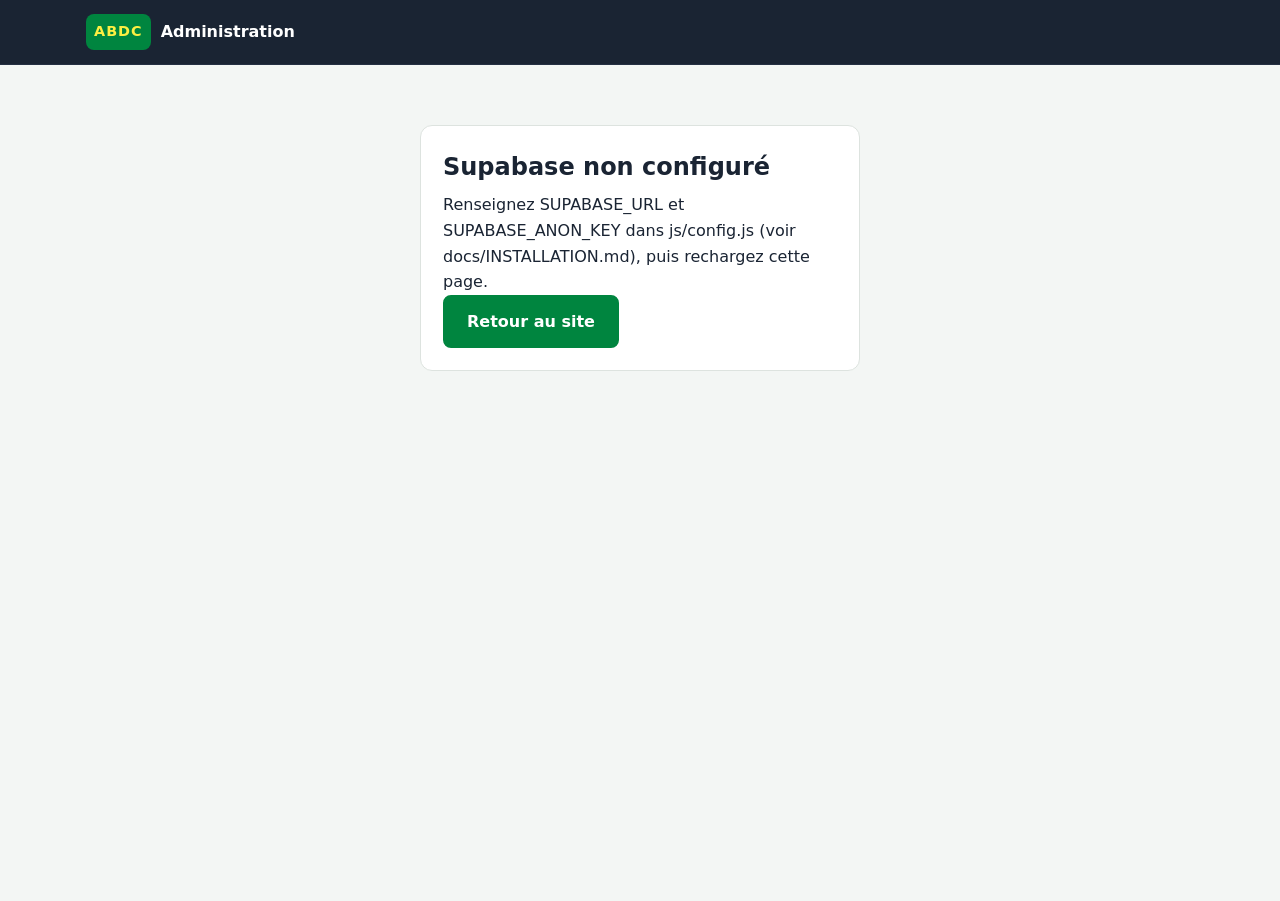
<file: site/admin/index.html>
<!DOCTYPE html>
<html lang="fr" data-base="../">
<head>
  <meta charset="UTF-8">
  <meta name="viewport" content="width=device-width, initial-scale=1.0">
  <meta http-equiv="Content-Security-Policy" content="default-src 'self'; script-src 'self'; style-src 'self'; img-src 'self' data: https:; connect-src 'self' https://*.supabase.co wss://*.supabase.co; object-src 'none'; base-uri 'self'; form-action 'self' mailto:">
  <meta name="referrer" content="no-referrer">
  <meta name="robots" content="noindex, nofollow">
  <title>Administration — Africa Business Development Consulting</title>
  <meta name="theme-color" content="#1a2433">
  <link rel="icon" href="../img/favicon.svg" type="image/svg+xml">
  <link rel="manifest" href="manifest.webmanifest">
  <link rel="stylesheet" href="../css/style.css">
  <link rel="stylesheet" href="admin.css">
</head>
<body class="admin">
  <header class="header header--dark">
    <div class="container header__inner">
      <a href="../index.html" class="logo">
        <span class="logo__mark">ABDC</span>
        <span class="logo__text">Administration</span>
      </a>
      <div class="admin-user" id="admin-user" hidden>
        <span id="admin-email"></span>
        <button class="btn btn--small btn--ghost-light" id="logout" type="button">Déconnexion</button>
      </div>
    </div>
  </header>

  <main>
    <!-- Connexion -->
    <section class="auth-view" id="login-view" hidden>
      <div class="panel auth-panel">
        <h1>Espace administrateur</h1>
        <p class="muted">Accès réservé au fondateur et aux administrateurs.</p>
        <form class="form form--light" id="login-form" novalidate>
          <label>Email <input type="email" name="email" required autocomplete="username" maxlength="200"></label>
          <label>Mot de passe <input type="password" name="password" required autocomplete="current-password"></label>
          <button class="btn" type="submit">Se connecter</button>
        </form>
        <p class="msg" id="login-msg" role="alert"></p>
      </div>
    </section>

    <!-- Double authentification -->
    <section class="auth-view" id="mfa-view" hidden>
      <div class="panel auth-panel">
        <h1>Double authentification</h1>
        <div id="mfa-enroll" hidden>
          <p>Première connexion : scannez ce QR code avec une application d'authentification
            (Google Authenticator, Microsoft Authenticator, Authy…) sur votre téléphone.</p>
          <img id="mfa-qr" alt="QR code de double authentification" width="200" height="200">
          <p class="muted">Ou saisissez cette clé : <code id="mfa-secret"></code></p>
        </div>
        <p id="mfa-verify-text" hidden>Saisissez le code à 6 chiffres affiché dans votre application d'authentification.</p>
        <form class="form form--light" id="mfa-form" novalidate>
          <label>Code à 6 chiffres <input type="text" name="code" inputmode="numeric" pattern="[0-9]{6}" maxlength="6" required autocomplete="one-time-code"></label>
          <button class="btn" type="submit">Valider</button>
        </form>
        <p class="msg" id="mfa-msg" role="alert"></p>
      </div>
    </section>

    <!-- Accès refusé / non configuré -->
    <section class="auth-view" id="info-view" hidden>
      <div class="panel auth-panel">
        <h1 id="info-title"></h1>
        <p id="info-text"></p>
        <a class="btn" href="../index.html">Retour au site</a>
      </div>
    </section>

    <!-- Application -->
    <div class="admin-app" id="app-view" hidden>
      <nav class="admin-nav" id="admin-nav" aria-label="Menu administration">
        <button data-view="dashboard" class="is-active">📊 Tableau de bord</button>
        <button data-view="messages">✉️ Messages</button>
        <button data-view="services">🧩 Services du site</button>
        <button data-view="settings">⚙️ Paramètres</button>
        <button data-view="courses">📚 Cours &amp; leçons</button>
        <button data-view="plans">💳 Formules</button>
        <button data-view="subscriptions">✅ Abonnements</button>
        <button data-view="users">👥 Utilisateurs</button>
        <button data-view="audit">🧾 Journal d'audit</button>
      </nav>
      <section class="admin-content">
        <p class="msg" id="app-msg" role="alert"></p>
        <div id="content"></div>
      </section>
    </div>
  </main>

  <script src="../js/vendor/supabase-2.109.0.js"></script>
  <script src="../js/config.js"></script>
  <script src="../js/data.js"></script>
  <script src="../js/common.js"></script>
  <script src="admin.js"></script>
</body>
</html>
</file>
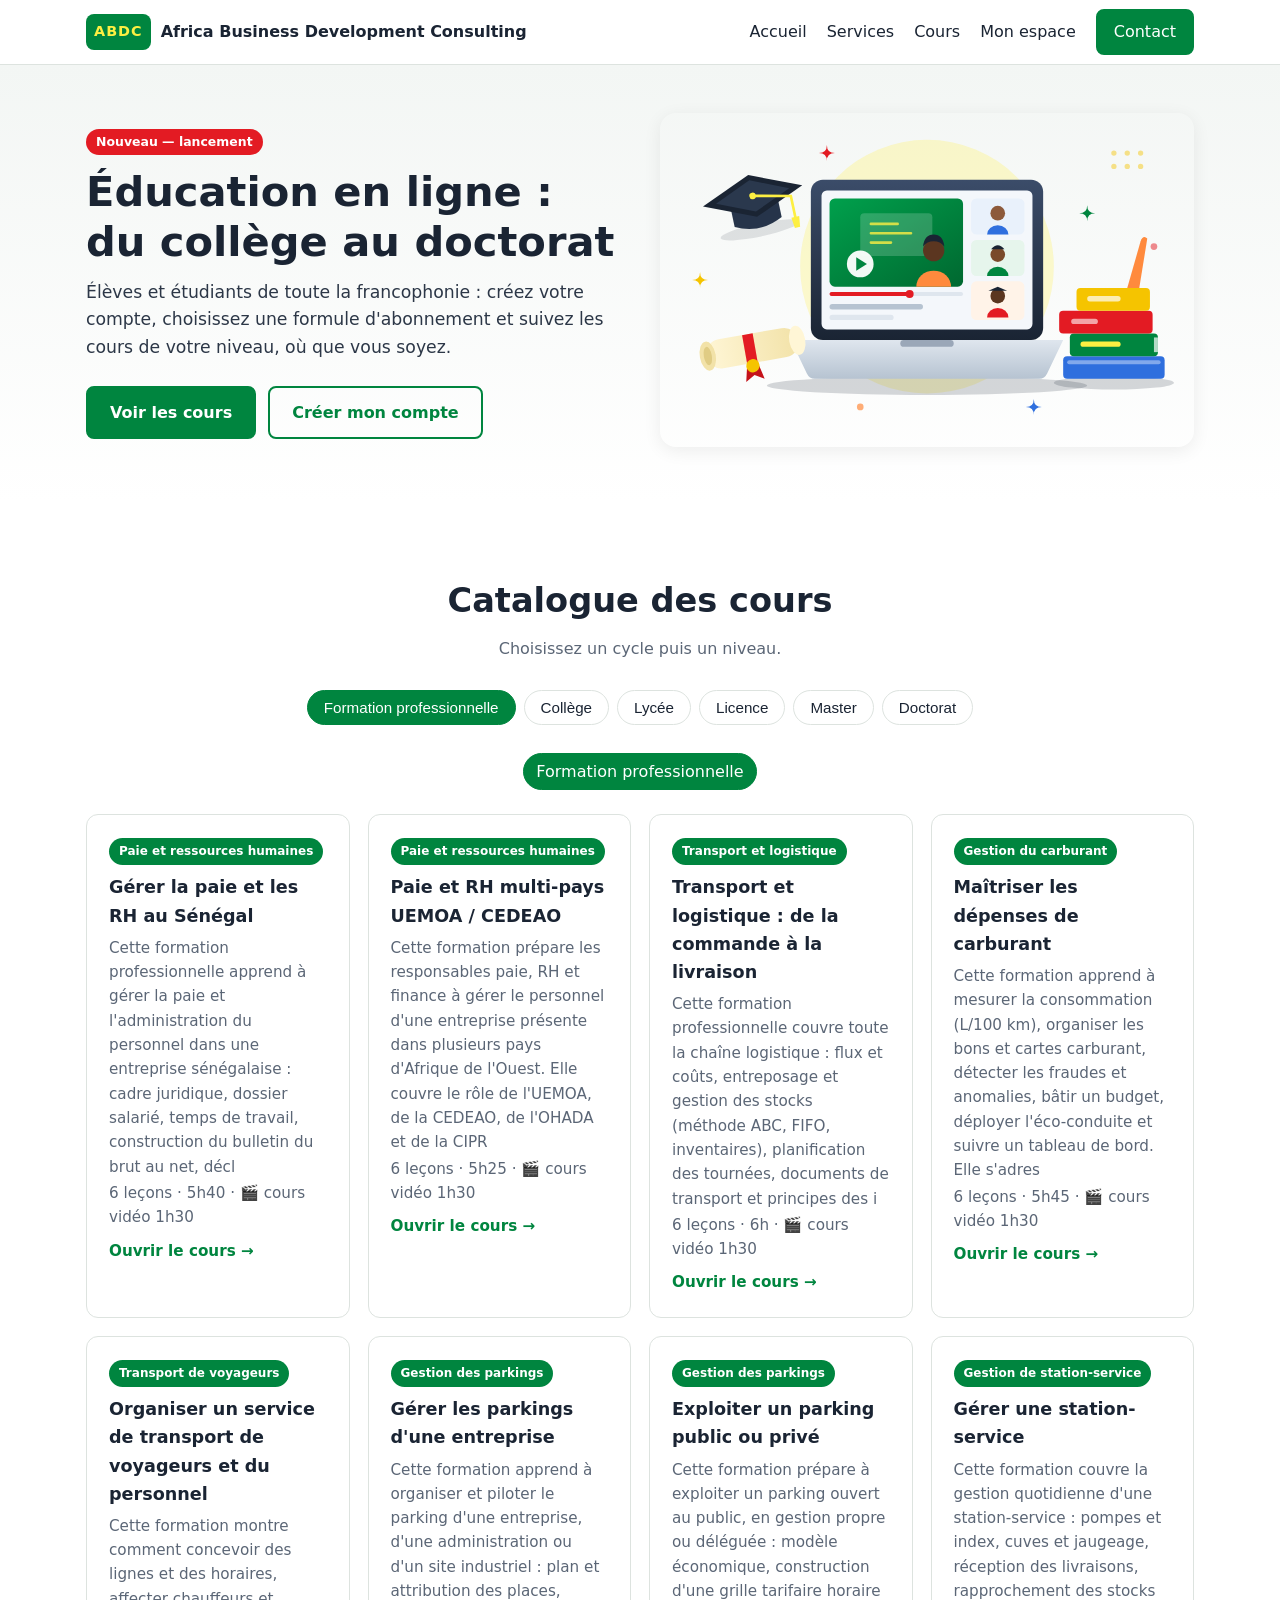
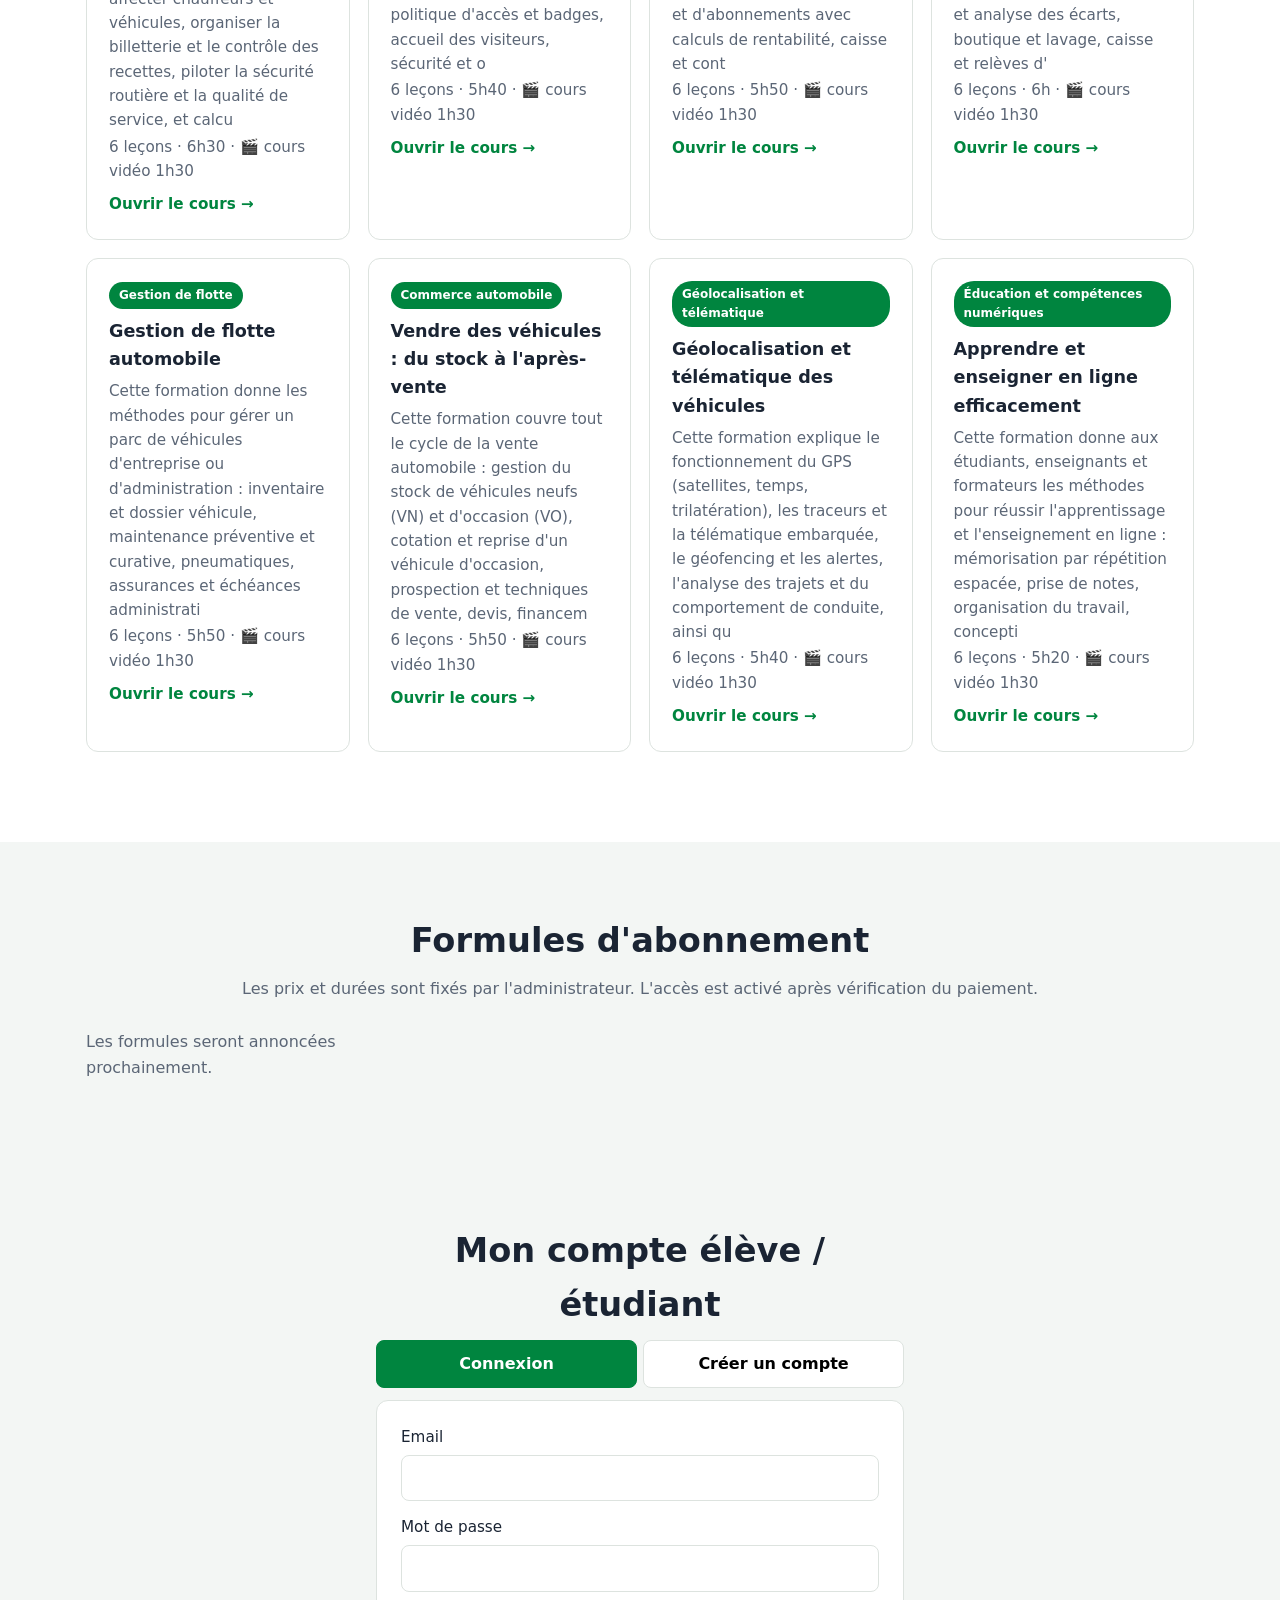
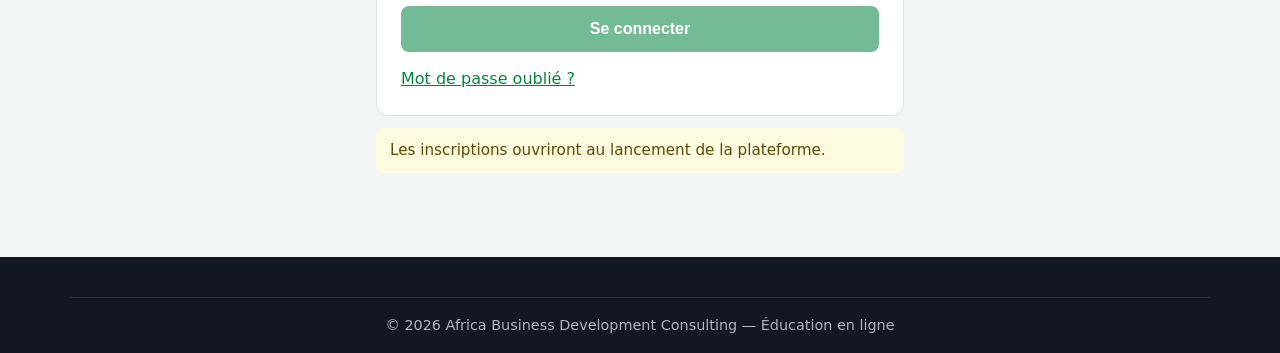
<file: site/education/index.html>
<!DOCTYPE html>
<html lang="fr" data-base="../">
<head>
  <meta charset="UTF-8">
  <meta name="viewport" content="width=device-width, initial-scale=1.0">
  <meta http-equiv="Content-Security-Policy" content="default-src 'self'; script-src 'self'; style-src 'self'; img-src 'self' data: https:; connect-src 'self' https://*.supabase.co wss://*.supabase.co; object-src 'none'; base-uri 'self'; form-action 'self' mailto:">
  <meta name="referrer" content="strict-origin-when-cross-origin">
  <title>Éducation en ligne — collège au doctorat | Africa Business Development Consulting</title>
  <meta name="description" content="Cours en ligne pour élèves et étudiants de la francophonie, du collège au doctorat, par abonnement.">
  <meta name="theme-color" content="#00853f">
  <link rel="icon" href="../img/favicon.svg" type="image/svg+xml">
  <link rel="stylesheet" href="../css/style.css">
</head>
<body data-page="edu-index">
  <header class="header">
    <div class="container header__inner">
      <a href="../index.html" class="logo">
        <span class="logo__mark">ABDC</span>
        <span class="logo__text">Africa Business Development Consulting</span>
      </a>
      <button class="nav-toggle" aria-label="Ouvrir le menu" aria-expanded="false">
        <span></span><span></span><span></span>
      </button>
      <nav class="nav" aria-label="Navigation principale">
        <a href="../index.html">Accueil</a>
        <a href="../index.html#services">Services</a>
        <a href="index.html">Cours</a>
        <a href="espace.html">Mon espace</a>
        <a href="../index.html#contact" class="btn btn--small">Contact</a>
      </nav>
    </div>
  </header>
  <main>
    <section class="module-hero">
      <div class="container module-hero__grid">
        <div>
          <span class="badge badge--new">Nouveau — lancement</span>
          <h1>Éducation en ligne : du collège au doctorat</h1>
          <p class="module-hero__lead">
            Élèves et étudiants de toute la francophonie : créez votre compte, choisissez une
            formule d'abonnement et suivez les cours de votre niveau, où que vous soyez.
          </p>
          <div class="hero__actions">
            <a href="#catalogue" class="btn">Voir les cours</a>
            <a href="#compte" class="btn btn--ghost">Créer mon compte</a>
          </div>
        </div>
        <div class="module-hero__visual">
          <img src="../img/modules/education.svg" alt="Cours en ligne : ordinateur, livres et toque de diplômé" width="800" height="500">
        </div>
      </div>
    </section>

    <section id="catalogue" class="section">
      <div class="container">
        <h2 class="section__title">Catalogue des cours</h2>
        <p class="section__subtitle">Choisissez un cycle puis un niveau.</p>
        <div class="filters" id="cycle-filters"></div>
        <div class="levels" id="levels"></div>
        <div class="grid grid--courses" id="courses"></div>
        <p class="msg" id="catalogue-msg"></p>
      </div>
    </section>

    <section id="formules" class="section section--alt">
      <div class="container">
        <h2 class="section__title">Formules d'abonnement</h2>
        <p class="section__subtitle">Les prix et durées sont fixés par l'administrateur. L'accès est activé après vérification du paiement.</p>
        <div class="grid grid--plans" id="plans"></div>
      </div>
    </section>

    <section id="compte" class="section section--alt">
      <div class="container narrow">
        <h2 class="section__title">Mon compte élève / étudiant</h2>
        <div id="auth-box">
          <div class="tabs" role="tablist">
            <button class="tab is-active" data-tab="login" role="tab">Connexion</button>
            <button class="tab" data-tab="signup" role="tab">Créer un compte</button>
          </div>
          <form class="form form--light" id="login-form" novalidate>
            <label>Email <input type="email" name="email" required autocomplete="email" maxlength="200"></label>
            <label>Mot de passe <input type="password" name="password" required autocomplete="current-password" minlength="8"></label>
            <button class="btn" type="submit">Se connecter</button>
            <button class="linkbtn" type="button" id="forgot">Mot de passe oublié ?</button>
          </form>
          <form class="form form--light" id="signup-form" hidden novalidate>
            <label>Nom complet <input type="text" name="full_name" required maxlength="120" autocomplete="name"></label>
            <label>Pays <select name="country" id="signup-country" required><option value="">— Choisir —</option></select></label>
            <label>Email <input type="email" name="email" required autocomplete="email" maxlength="200"></label>
            <label>Mot de passe (8 caractères minimum) <input type="password" name="password" required autocomplete="new-password" minlength="8"></label>
            <label>Confirmer le mot de passe <input type="password" name="password2" required autocomplete="new-password" minlength="8"></label>
            <button class="btn" type="submit">Créer mon compte</button>
          </form>
          <p class="msg" id="auth-msg" role="alert"></p>
        </div>
        <div id="logged-box" hidden>
          <p class="msg msg--ok" id="logged-text"></p>
          <a class="btn" href="espace.html">Aller à mon espace</a>
        </div>
      </div>
    </section>
  </main>

  <footer class="footer">
    <div class="container footer__bottom">
      <p>© <span id="year"></span> Africa Business Development Consulting — Éducation en ligne</p>
    </div>
  </footer>

  <script src="../js/vendor/supabase-2.109.0.js"></script>
  <script src="../js/config.js"></script>
  <script src="../js/data.js"></script>
  <script src="../js/courses-catalog.js"></script>
  <script src="../js/common.js"></script>
  <script src="../js/education.js"></script>
</body>
</html>
</file>
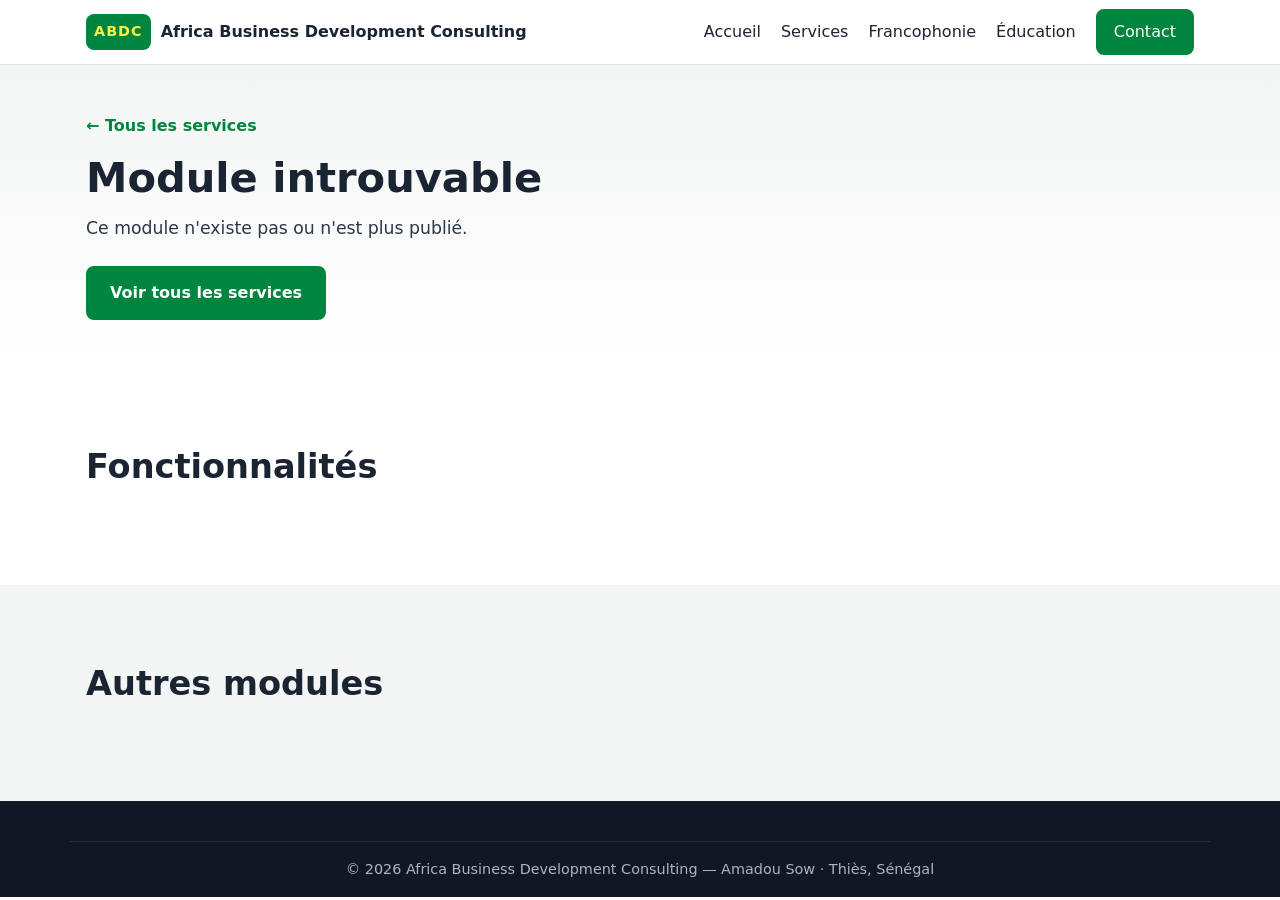
<file: site/module.html>
<!DOCTYPE html>
<html lang="fr" data-base="">
<head>
  <meta charset="UTF-8">
  <meta name="viewport" content="width=device-width, initial-scale=1.0">
  <meta http-equiv="Content-Security-Policy" content="default-src 'self'; script-src 'self'; style-src 'self'; img-src 'self' data: https:; connect-src 'self' https://*.supabase.co wss://*.supabase.co; object-src 'none'; base-uri 'self'; form-action 'self' mailto:">
  <meta name="referrer" content="strict-origin-when-cross-origin">
  <title>Module — Africa Business Development Consulting</title>
  <meta name="description" content="Découvrez les modules de gestion Africa Business Development Consulting pour les entreprises de la francophonie.">
  <meta name="theme-color" content="#00853f">
  <link rel="icon" href="img/favicon.svg" type="image/svg+xml">
  <link rel="stylesheet" href="css/style.css">
</head>
<body>
  <header class="header">
    <div class="container header__inner">
      <a href="index.html" class="logo">
        <span class="logo__mark">ABDC</span>
        <span class="logo__text">Africa Business Development Consulting</span>
      </a>
      <button class="nav-toggle" aria-label="Ouvrir le menu" aria-expanded="false">
        <span></span><span></span><span></span>
      </button>
      <nav class="nav" aria-label="Navigation principale">
        <a href="index.html">Accueil</a>
        <a href="index.html#services">Services</a>
        <a href="index.html#francophonie">Francophonie</a>
        <a href="education/index.html">Éducation</a>
        <a href="index.html#contact" class="btn btn--small">Contact</a>
      </nav>
    </div>
  </header>

  <main>
    <section class="module-hero">
      <div class="container module-hero__grid">
        <div>
          <a href="index.html#services" class="back">← Tous les services</a>
          <p class="module-hero__pole" id="m-pole"></p>
          <h1 id="m-title">Chargement…</h1>
          <p class="service__brand" id="m-badge"></p>
          <p class="module-hero__lead" id="m-desc"></p>
          <div class="hero__actions">
            <a href="index.html#contact" class="btn" id="m-cta">Demander une démonstration</a>
          </div>
          <div id="m-course"></div>
        </div>
        <div class="module-hero__visual" id="m-visual"></div>
      </div>
    </section>

    <section class="section">
      <div class="container">
        <h2 class="section__title section__title--left">Fonctionnalités</h2>
        <ul class="features features--cards" id="m-features"></ul>
      </div>
    </section>

    <section class="section section--alt">
      <div class="container">
        <h2 class="section__title section__title--left">Autres modules</h2>
        <div class="grid grid--mini" id="m-others"></div>
      </div>
    </section>
  </main>

  <footer class="footer">
    <div class="container footer__bottom">
      <p>© <span id="year"></span> Africa Business Development Consulting — Amadou Sow · Thiès, Sénégal</p>
    </div>
  </footer>

  <script src="js/vendor/supabase-2.109.0.js"></script>
  <script src="js/config.js"></script>
  <script src="js/data.js"></script>
  <script src="js/courses-catalog.js"></script>
  <script src="js/common.js"></script>
  <script src="js/module.js"></script>
</body>
</html>
</file>
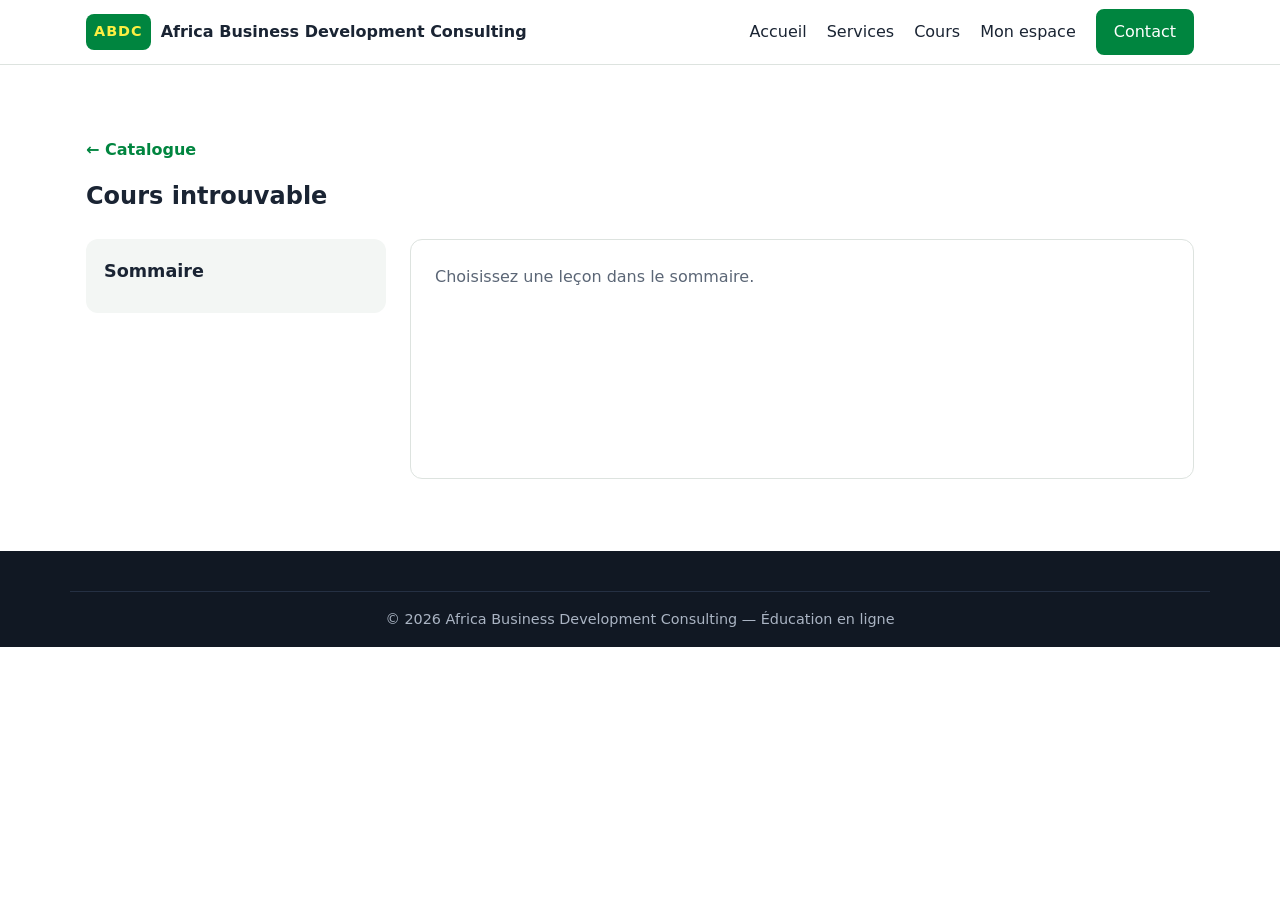
<file: site/education/cours.html>
<!DOCTYPE html>
<html lang="fr" data-base="../">
<head>
  <meta charset="UTF-8">
  <meta name="viewport" content="width=device-width, initial-scale=1.0">
  <meta http-equiv="Content-Security-Policy" content="default-src 'self'; script-src 'self'; style-src 'self'; img-src 'self' data: https:; connect-src 'self' https://*.supabase.co wss://*.supabase.co; object-src 'none'; base-uri 'self'; form-action 'self' mailto:">
  <meta name="referrer" content="strict-origin-when-cross-origin">
  <title>Cours — Éducation en ligne | Africa Business Development Consulting</title>
  <meta name="description" content="Cours en ligne Africa Business Development Consulting.">
  <meta name="theme-color" content="#00853f">
  <link rel="icon" href="../img/favicon.svg" type="image/svg+xml">
  <link rel="stylesheet" href="../css/style.css">
</head>
<body data-page="edu-cours">
  <header class="header">
    <div class="container header__inner">
      <a href="../index.html" class="logo">
        <span class="logo__mark">ABDC</span>
        <span class="logo__text">Africa Business Development Consulting</span>
      </a>
      <button class="nav-toggle" aria-label="Ouvrir le menu" aria-expanded="false">
        <span></span><span></span><span></span>
      </button>
      <nav class="nav" aria-label="Navigation principale">
        <a href="../index.html">Accueil</a>
        <a href="../index.html#services">Services</a>
        <a href="index.html">Cours</a>
        <a href="espace.html">Mon espace</a>
        <a href="../index.html#contact" class="btn btn--small">Contact</a>
      </nav>
    </div>
  </header>
  <main>
    <section class="section">
      <div class="container">
        <a href="index.html#catalogue" class="back">← Catalogue</a>
        <p class="module-hero__pole" id="c-level"></p>
        <h1 id="c-title">Chargement…</h1>
        <p id="c-desc"></p>
        <div class="course">
          <aside class="course__outline">
            <h2>Sommaire</h2>
            <ol id="c-outline"></ol>
          </aside>
          <article class="course__lesson" id="c-lesson">
            <p class="muted">Choisissez une leçon dans le sommaire.</p>
          </article>
        </div>
      </div>
    </section>
  </main>

  <footer class="footer">
    <div class="container footer__bottom">
      <p>© <span id="year"></span> Africa Business Development Consulting — Éducation en ligne</p>
    </div>
  </footer>

  <script src="../js/vendor/supabase-2.109.0.js"></script>
  <script src="../js/config.js"></script>
  <script src="../js/data.js"></script>
  <script src="../js/courses-catalog.js"></script>
  <script src="../js/common.js"></script>
  <script src="../js/education.js"></script>
</body>
</html>
</file>
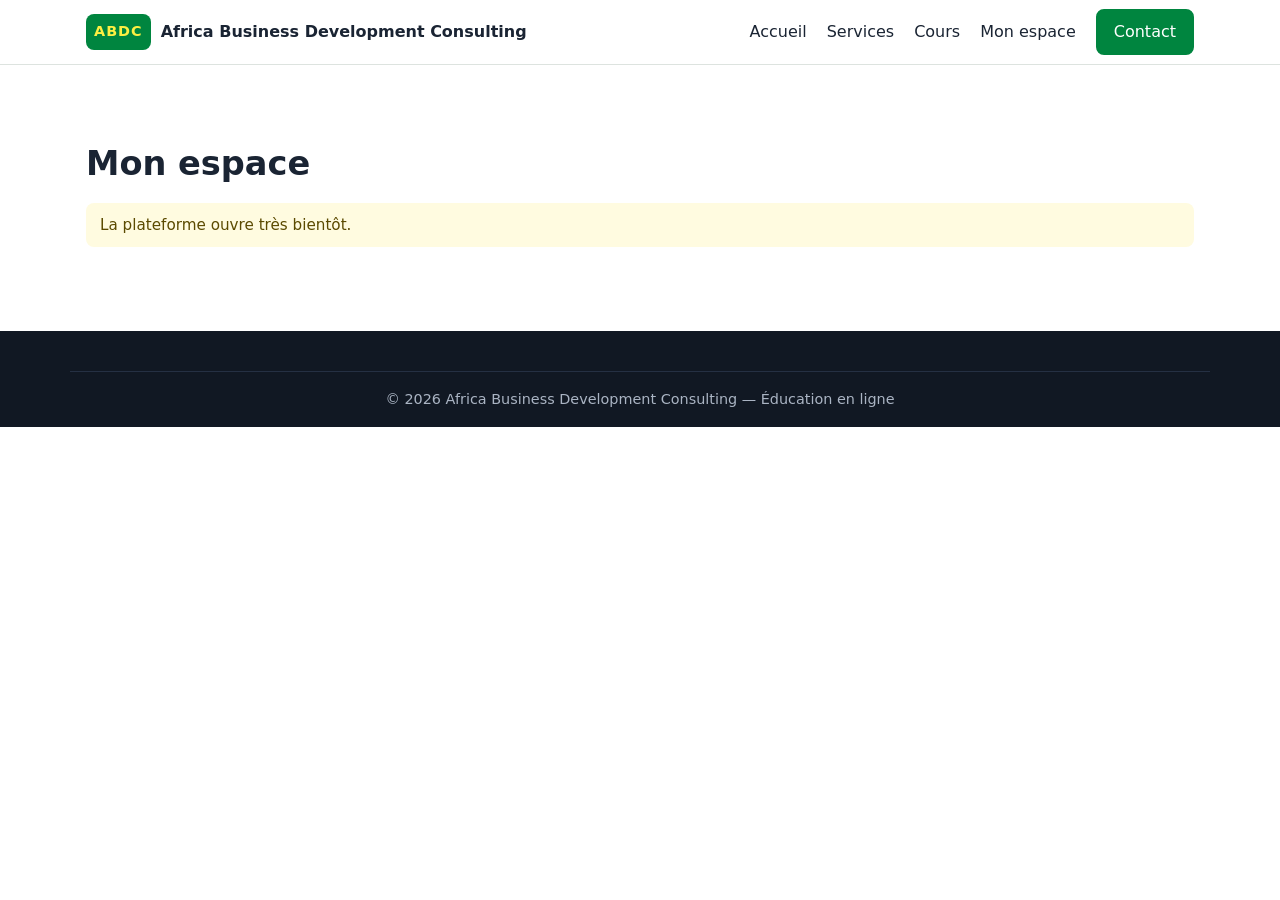
<file: site/education/espace.html>
<!DOCTYPE html>
<html lang="fr" data-base="../">
<head>
  <meta charset="UTF-8">
  <meta name="viewport" content="width=device-width, initial-scale=1.0">
  <meta http-equiv="Content-Security-Policy" content="default-src 'self'; script-src 'self'; style-src 'self'; img-src 'self' data: https:; connect-src 'self' https://*.supabase.co wss://*.supabase.co; object-src 'none'; base-uri 'self'; form-action 'self' mailto:">
  <meta name="referrer" content="strict-origin-when-cross-origin">
  <meta name="robots" content="noindex">
  <title>Mon espace — Éducation en ligne | Africa Business Development Consulting</title>
  <meta name="description" content="Espace élève et étudiant.">
  <meta name="theme-color" content="#00853f">
  <link rel="icon" href="../img/favicon.svg" type="image/svg+xml">
  <link rel="stylesheet" href="../css/style.css">
</head>
<body data-page="edu-espace">
  <header class="header">
    <div class="container header__inner">
      <a href="../index.html" class="logo">
        <span class="logo__mark">ABDC</span>
        <span class="logo__text">Africa Business Development Consulting</span>
      </a>
      <button class="nav-toggle" aria-label="Ouvrir le menu" aria-expanded="false">
        <span></span><span></span><span></span>
      </button>
      <nav class="nav" aria-label="Navigation principale">
        <a href="../index.html">Accueil</a>
        <a href="../index.html#services">Services</a>
        <a href="index.html">Cours</a>
        <a href="espace.html">Mon espace</a>
        <a href="../index.html#contact" class="btn btn--small">Contact</a>
      </nav>
    </div>
  </header>
  <main>
    <section class="section">
      <div class="container">
        <h1 class="section__title section__title--left">Mon espace</h1>
        <p class="msg" id="espace-msg" role="alert"></p>

        <div id="recovery-box" class="panel" hidden>
          <h2>Nouveau mot de passe</h2>
          <form class="form form--light" id="recovery-form" novalidate>
            <label>Nouveau mot de passe (8 caractères minimum) <input type="password" name="password" required minlength="8" autocomplete="new-password"></label>
            <button class="btn" type="submit">Enregistrer</button>
          </form>
        </div>

        <div id="espace" hidden>
          <div class="panels">
            <div class="panel">
              <h2>Mon profil</h2>
              <form class="form form--light" id="profile-form" novalidate>
                <label>Nom complet <input type="text" name="full_name" maxlength="120"></label>
                <label>Pays <select name="country" id="profile-country"><option value="">— Choisir —</option></select></label>
                <p class="muted" id="profile-email"></p>
                <button class="btn" type="submit">Enregistrer</button>
                <button class="btn btn--ghost" type="button" id="logout">Se déconnecter</button>
              </form>
            </div>
            <div class="panel">
              <h2>Demander un abonnement</h2>
              <p class="muted" id="pay-instructions"></p>
              <form class="form form--light" id="sub-form" novalidate>
                <label>Formule <select name="plan" id="sub-plan" required></select></label>
                <label>Référence du paiement <input type="text" name="ref" required maxlength="120" placeholder="Numéro de transaction"></label>
                <button class="btn" type="submit">Envoyer la demande</button>
              </form>
            </div>
          </div>
          <div class="panel">
            <h2>Mes abonnements</h2>
            <div class="table-wrap"><table class="table" id="subs"><thead><tr><th>Formule</th><th>Statut</th><th>Début</th><th>Fin</th><th>Référence</th></tr></thead><tbody></tbody></table></div>
          </div>
          <p><a class="btn" href="index.html#catalogue">Accéder aux cours</a></p>
        </div>

        <div id="need-login" hidden>
          <p>Vous devez être connecté pour accéder à votre espace.</p>
          <a class="btn" href="index.html#compte">Se connecter / créer un compte</a>
        </div>
      </div>
    </section>
  </main>

  <footer class="footer">
    <div class="container footer__bottom">
      <p>© <span id="year"></span> Africa Business Development Consulting — Éducation en ligne</p>
    </div>
  </footer>

  <script src="../js/vendor/supabase-2.109.0.js"></script>
  <script src="../js/config.js"></script>
  <script src="../js/data.js"></script>
  <script src="../js/common.js"></script>
  <script src="../js/education.js"></script>
</body>
</html>
</file>
<file: site/css/style.css>
/* ===== Variables ===== */
:root {
  --green: #00853f;
  --green-dark: #006830;
  --yellow: #fdef42;
  --red: #e31b23;
  --ink: #1a2433;
  --muted: #5b6676;
  --bg: #ffffff;
  --bg-alt: #f3f6f4;
  --border: #dde3df;
  --radius: 12px;
  --shadow: 0 4px 18px rgba(0, 0, 0, 0.07);
}

* { box-sizing: border-box; margin: 0; padding: 0; }
[hidden] { display: none !important; }

html { scroll-behavior: smooth; scroll-padding-top: 72px; }

body {
  font-family: "Segoe UI", system-ui, -apple-system, Roboto, Arial, sans-serif;
  color: var(--ink);
  background: var(--bg);
  line-height: 1.6;
}

a { color: var(--green); }

.container { width: 100%; max-width: 1140px; margin: 0 auto; padding: 0 16px; }

/* ===== Boutons ===== */
.btn {
  display: inline-block;
  background: var(--green);
  color: #fff;
  border: 2px solid var(--green);
  padding: 12px 22px;
  border-radius: 8px;
  text-decoration: none;
  font-weight: 600;
  cursor: pointer;
  font-size: 1rem;
  transition: background .2s, color .2s;
}
.btn:hover { background: var(--green-dark); border-color: var(--green-dark); }
.btn--outline { background: transparent; color: #fff; border-color: #fff; }
.btn--outline:hover { background: #fff; color: var(--green); border-color: #fff; }
.btn--small { padding: 8px 16px; }
.nav .btn--small { color: #fff; }

/* ===== En-tête ===== */
.header {
  position: sticky; top: 0; z-index: 50;
  background: #fff;
  border-bottom: 1px solid var(--border);
}
.header__inner { display: flex; align-items: center; justify-content: space-between; height: 64px; }
.logo { display: flex; align-items: center; gap: 10px; text-decoration: none; color: var(--ink); font-weight: 700; }
.logo__mark {
  background: var(--green); color: var(--yellow);
  padding: 6px 8px; border-radius: 8px; font-size: .9rem; letter-spacing: 1px;
}
.nav { display: flex; align-items: center; gap: 20px; }
.nav a { text-decoration: none; color: var(--ink); font-weight: 500; }
.nav a:hover { color: var(--green); }

.nav-toggle { display: none; background: none; border: 0; cursor: pointer; padding: 8px; }
.nav-toggle span { display: block; width: 24px; height: 3px; background: var(--ink); margin: 4px 0; border-radius: 2px; }

/* ===== Accueil ===== */
.hero {
  background: linear-gradient(135deg, var(--green-dark), var(--green) 60%, #2f9e5d);
  color: #fff;
  padding: 90px 0 100px;
  position: relative;
}
.hero::after {
  content: ""; position: absolute; left: 0; right: 0; bottom: 0; height: 6px;
  background: linear-gradient(90deg, var(--green) 33%, var(--yellow) 33% 66%, var(--red) 66%);
}
.hero__inner { max-width: 820px; }
.hero__tag { display: inline-block; background: rgba(255,255,255,.15); padding: 4px 12px; border-radius: 20px; margin-bottom: 18px; }
.hero h1 { font-size: clamp(1.9rem, 4.5vw, 3rem); line-height: 1.2; margin-bottom: 18px; }
.hero__lead { font-size: 1.1rem; opacity: .95; margin-bottom: 28px; }
.hero__actions { display: flex; flex-wrap: wrap; gap: 12px; }
.hero .hero__actions .btn:not(.btn--outline) { background: var(--yellow); border-color: var(--yellow); color: var(--ink); }
.hero .hero__actions .btn:not(.btn--outline):hover { background: #fff; border-color: #fff; }

/* ===== Sections ===== */
.section { padding: 72px 0; }
.section--alt { background: var(--bg-alt); }
.section--dark { background: var(--ink); color: #fff; }
.section--dark a { color: var(--yellow); }
.section__title { font-size: clamp(1.5rem, 3vw, 2.1rem); text-align: center; margin-bottom: 8px; }
.section__title--left { text-align: left; }
.section__subtitle { text-align: center; color: var(--muted); margin-bottom: 28px; }

/* ===== Filtres ===== */
.filters { display: flex; flex-wrap: wrap; justify-content: center; gap: 8px; margin-bottom: 28px; }
.filter {
  background: #fff; border: 1px solid var(--border); border-radius: 20px;
  padding: 8px 16px; cursor: pointer; font-size: .95rem; color: var(--ink);
}
.filter.is-active, .filter:hover { background: var(--green); color: #fff; border-color: var(--green); }

/* ===== Cartes ===== */
.grid { display: grid; grid-template-columns: repeat(auto-fill, minmax(240px, 1fr)); gap: 18px; }
.card {
  display: block; background: #fff; border: 1px solid var(--border); border-radius: var(--radius);
  padding: 22px; text-decoration: none; color: var(--ink);
  transition: transform .2s, box-shadow .2s, border-color .2s;
}
.card:hover { transform: translateY(-3px); box-shadow: var(--shadow); border-color: var(--green); }
.card__icon { font-size: 2rem; display: block; margin-bottom: 10px; }
.card h3 { font-size: 1.1rem; margin-bottom: 6px; }
.card p { color: var(--muted); font-size: .95rem; }
.card.is-hidden { display: none; }

/* ===== Fiches services ===== */
.services-grid { display: grid; grid-template-columns: repeat(auto-fill, minmax(320px, 1fr)); gap: 20px; margin-top: 28px; }
.service {
  background: #fff; border: 1px solid var(--border); border-top: 4px solid var(--green);
  border-radius: var(--radius); padding: 26px; margin-top: 24px;
}
.services-grid .service { margin-top: 0; }
.service__head { display: flex; align-items: center; gap: 14px; margin-bottom: 14px; }
.service__icon { font-size: 2.2rem; }
.service h3 { font-size: 1.25rem; }
.service__brand { color: var(--green); font-weight: 600; font-size: .9rem; }
.service > p { margin-bottom: 14px; }
.service__editions { color: var(--muted); margin-top: 14px; margin-bottom: 0 !important; }

.features { list-style: none; display: grid; grid-template-columns: repeat(auto-fill, minmax(240px, 1fr)); gap: 6px 18px; }
.features li { position: relative; padding-left: 22px; }
.features li::before { content: "✔"; position: absolute; left: 0; color: var(--green); font-weight: 700; }

.notice {
  margin-top: 24px; background: #fffbe0; border-left: 4px solid #d4b800;
  padding: 14px 18px; border-radius: 8px; font-size: .95rem;
}

/* ===== À propos ===== */
.about { display: grid; grid-template-columns: 2fr 1fr; gap: 40px; align-items: center; }
.about p { margin-bottom: 12px; }
.founder { text-align: center; background: var(--bg-alt); border-radius: var(--radius); padding: 28px; }
.founder__avatar {
  width: 84px; height: 84px; border-radius: 50%; margin: 0 auto 12px;
  background: var(--green); color: var(--yellow); display: flex; align-items: center; justify-content: center;
  font-size: 1.8rem; font-weight: 700;
}
.founder__meta { color: var(--muted); font-size: .9rem; }

/* ===== Contact ===== */
.contact { display: grid; grid-template-columns: 1fr 1fr; gap: 40px; }
.contact__list { list-style: none; margin-top: 18px; }
.contact__list li { margin-bottom: 10px; font-size: 1.05rem; }
.form { display: grid; gap: 14px; background: rgba(255,255,255,.05); padding: 24px; border-radius: var(--radius); }
.form label { display: grid; gap: 6px; font-weight: 500; font-size: .95rem; }
.form input, .form select, .form textarea {
  width: 100%; padding: 10px 12px; border-radius: 8px; border: 1px solid #3a4658;
  background: #fff; color: var(--ink); font: inherit;
}
.form__error { color: #ff8a8f; min-height: 1.2em; font-size: .9rem; }

/* ===== Pied de page ===== */
.footer { background: #111823; color: #aab4c3; padding: 20px 0; text-align: center; font-size: .9rem; }

/* ===== Mobile ===== */
@media (max-width: 860px) {
  .nav-toggle { display: block; }
  .nav {
    display: none; position: absolute; top: 64px; left: 0; right: 0;
    flex-direction: column; align-items: stretch; gap: 0;
    background: #fff; border-bottom: 1px solid var(--border);
  }
  .nav.is-open { display: flex; }
  .nav a { padding: 14px 16px; border-top: 1px solid var(--border); }
  .nav .btn--small { margin: 12px 16px; text-align: center; }
  .about, .contact { grid-template-columns: 1fr; }
  .services-grid { grid-template-columns: 1fr; }
}
@media (max-width: 420px) {
  .logo__text { font-size: .9rem; }
  .service { padding: 20px; }
}

/* =====================================================================
   V2 — Plateforme multi-services, francophonie, éducation, administration
   ===================================================================== */
body { background: var(--bg); }
img { max-width: 100%; height: auto; }
.muted { color: var(--muted); }
.narrow { max-width: 560px; }
.back { display: inline-block; margin-bottom: 14px; text-decoration: none; font-weight: 600; }
.pre { white-space: pre-wrap; max-width: 360px; }
.hp { position: absolute !important; left: -9999px; width: 1px; height: 1px; overflow: hidden; }
code { background: var(--bg-alt); padding: 2px 6px; border-radius: 4px; word-break: break-all; }

/* Drapeau du Sénégal en CSS (les drapeaux emoji ne s'affichent pas sous Windows/Edge) */
.flag-sn { display: inline-flex; width: 22px; height: 15px; border-radius: 2px; overflow: hidden; vertical-align: -2px; box-shadow: 0 0 0 1px rgba(255,255,255,.4); }
.flag-sn span { flex: 1; }
.flag-sn span:nth-child(1) { background: var(--green); }
.flag-sn span:nth-child(2) { background: var(--yellow); position: relative; }
.flag-sn span:nth-child(2)::after { content: "★"; color: var(--green); font-size: 9px; position: absolute; left: 50%; top: 50%; transform: translate(-50%, -52%); }
.flag-sn span:nth-child(3) { background: var(--red); }

/* Boutons supplémentaires */
.btn--ghost { background: transparent; color: var(--green); }
.btn--ghost:hover { background: var(--green); color: #fff; }
.btn--ghost-light { background: transparent; border-color: rgba(255,255,255,.6); }
.btn--danger { background: #fff; color: var(--red); border-color: var(--red); }
.btn--danger:hover { background: var(--red); border-color: var(--red); color: #fff; }
.btn:disabled { opacity: .55; cursor: not-allowed; }
.linkbtn { background: none; border: 0; color: var(--green); cursor: pointer; text-decoration: underline; font: inherit; justify-self: start; }
.nav__student { color: var(--green) !important; font-weight: 600 !important; }

/* Accueil */
.hero { padding: 64px 0 40px; }
.hero__grid { display: grid; grid-template-columns: 1.1fr 1fr; gap: 40px; align-items: center; }
.hero__visual img { width: 100%; filter: drop-shadow(0 18px 30px rgba(0,0,0,.25)); }
.stats { list-style: none; display: grid; grid-template-columns: repeat(4, 1fr); gap: 14px; margin-top: 40px; }
.stats li { background: rgba(255,255,255,.12); border: 1px solid rgba(255,255,255,.2); border-radius: var(--radius); padding: 16px; text-align: center; }
.stats strong { display: block; font-size: 1.8rem; color: var(--yellow); line-height: 1.1; }
.stats span { font-size: .9rem; opacity: .95; }

/* Cartes modules avec image */
.grid--modules { grid-template-columns: repeat(auto-fill, minmax(270px, 1fr)); gap: 22px; }
.card--module { padding: 0; overflow: hidden; display: flex; flex-direction: column; }
.card__media { position: relative; aspect-ratio: 16 / 10; background: var(--bg-alt); display: flex; align-items: center; justify-content: center; }
.card__media img { width: 100%; height: 100%; object-fit: cover; transition: transform .35s; }
.card--module:hover .card__media img { transform: scale(1.04); }
.card__pole { position: absolute; left: 12px; top: 12px; background: rgba(26,36,51,.85); color: #fff; font-size: .75rem; font-weight: 600; padding: 4px 10px; border-radius: 20px; }
.card__pole--static { position: static; display: inline-block; margin-bottom: 8px; background: var(--green); }
.card__body { padding: 18px 20px 20px; display: flex; flex-direction: column; gap: 6px; flex: 1; }
.card__features { list-style: none; margin: 4px 0 6px; font-size: .9rem; color: var(--ink); }
.card__features li { padding-left: 18px; position: relative; }
.card__features li::before { content: "✔"; position: absolute; left: 0; color: var(--green); font-size: .8rem; }
.card__more { margin-top: auto; color: var(--green); font-weight: 700; font-size: .95rem; }
.card__icon--big { font-size: 5rem; }
.badge { display: inline-block; align-self: flex-start; background: #fff8c2; color: #6b5a00; font-size: .78rem; font-weight: 700; padding: 3px 10px; border-radius: 20px; }
.badge--new { background: var(--red); color: #fff; margin-bottom: 12px; }

/* Francophonie */
.regions { display: grid; grid-template-columns: repeat(auto-fill, minmax(300px, 1fr)); gap: 18px; }
.region { background: #fff; border: 1px solid var(--border); border-radius: var(--radius); padding: 20px; }
.region h3 { font-size: 1.05rem; margin-bottom: 10px; color: var(--green-dark); }
.chips { list-style: none; display: flex; flex-wrap: wrap; gap: 8px; }
.chips li, .chip { background: var(--bg-alt); border: 1px solid var(--border); border-radius: 20px; padding: 5px 12px; font-size: .9rem; }
.chip { cursor: pointer; font: inherit; color: var(--ink); }
.chip.is-active, .chip:hover { background: var(--green); color: #fff; border-color: var(--green); }

/* Éducation (accueil) */
.edu { display: grid; grid-template-columns: 1fr 1fr; gap: 40px; align-items: center; }
.edu p { margin-bottom: 14px; }
.edu__visual img { border-radius: var(--radius); box-shadow: var(--shadow); }
.features--one { grid-template-columns: 1fr; margin-bottom: 22px; }

/* À propos */
.pillars { list-style: none; display: grid; grid-template-columns: 1fr 1fr; gap: 12px; margin-top: 16px; }
.pillars li { background: #fff; border: 1px solid var(--border); border-left: 4px solid var(--green); border-radius: 8px; padding: 12px 14px; }
.pillars strong { display: block; }
.pillars span { color: var(--muted); font-size: .9rem; }

/* Formulaires */
.form__row { display: grid; grid-template-columns: repeat(auto-fit, minmax(180px, 1fr)); gap: 14px; }
.form__ok { color: #7ee2a8 !important; }
.form--light { background: #fff; border: 1px solid var(--border); }
.form--light input, .form--light select, .form--light textarea { border-color: var(--border); }
.form--wide { max-width: 860px; }
.check { display: flex !important; align-items: center; gap: 8px; grid-template-columns: none !important; }
.check input { width: auto !important; }

/* Messages */
.msg { min-height: 1.2em; margin: 12px 0; font-size: .95rem; }
.msg:empty { margin: 0; }
.msg--ok { color: var(--green-dark); background: #e7f6ed; padding: 10px 14px; border-radius: 8px; }
.msg--error { color: #9b1117; background: #fde8e9; padding: 10px 14px; border-radius: 8px; }
.msg--info { color: #5b4a00; background: #fffbe0; padding: 10px 14px; border-radius: 8px; }

/* Pied de page */
.footer { text-align: left; padding: 40px 0 0; }
.footer__grid { display: grid; grid-template-columns: 2fr 1fr 1fr; gap: 24px; padding-bottom: 24px; }
.footer__grid a { display: block; color: #d5dce6; text-decoration: none; margin-bottom: 6px; }
.footer__grid a:hover { color: var(--yellow); }
.footer__brand { color: #fff; font-weight: 700; font-size: 1.1rem; margin-bottom: 6px; }
.footer__title { color: #fff; font-weight: 600; margin-bottom: 8px; }
.footer__bottom { border-top: 1px solid #253043; padding: 16px; text-align: center; }

/* Page module */
.module-hero { background: linear-gradient(180deg, var(--bg-alt), #fff); padding: 48px 0; }
.module-hero__grid { display: grid; grid-template-columns: 1fr 1fr; gap: 40px; align-items: center; }
.module-hero h1 { font-size: clamp(1.8rem, 4vw, 2.6rem); line-height: 1.2; margin-bottom: 8px; }
.module-hero__pole { color: var(--green); font-weight: 700; text-transform: uppercase; letter-spacing: .5px; font-size: .85rem; }
.module-hero__lead { font-size: 1.08rem; margin: 12px 0 24px; color: #2c3747; }
.module-hero__visual img { border-radius: 16px; box-shadow: var(--shadow); }
.features--cards { grid-template-columns: repeat(auto-fill, minmax(260px, 1fr)); gap: 14px; margin-top: 20px; }
.features--cards li { background: #fff; border: 1px solid var(--border); border-radius: 10px; padding: 14px 14px 14px 40px; }
.features--cards li::before { left: 14px; top: 14px; }
.grid--mini { grid-template-columns: repeat(auto-fill, minmax(170px, 1fr)); gap: 14px; margin-top: 18px; }
.card--mini { padding: 0; overflow: hidden; font-weight: 600; font-size: .92rem; }
.card--mini img { aspect-ratio: 16 / 10; object-fit: cover; width: 100%; display: block; }
.card--mini span { display: block; padding: 10px 12px; }

/* Éducation */
.tabs { display: flex; gap: 6px; margin-bottom: 12px; }
.tab { flex: 1; padding: 10px; border: 1px solid var(--border); background: #fff; border-radius: 8px; cursor: pointer; font: inherit; font-weight: 600; }
.tab.is-active { background: var(--green); color: #fff; border-color: var(--green); }
.levels { display: flex; flex-wrap: wrap; justify-content: center; gap: 8px; margin-bottom: 24px; }
.grid--courses { grid-template-columns: repeat(auto-fill, minmax(260px, 1fr)); }
.card--course h3 { margin-bottom: 6px; }
.grid--plans { grid-template-columns: repeat(auto-fill, minmax(230px, 1fr)); gap: 16px; }
.plan { background: #fff; border: 1px solid var(--border); border-top: 4px solid var(--yellow); border-radius: var(--radius); padding: 22px; text-align: center; }
.plan__price { font-size: 1.6rem; font-weight: 800; color: var(--green-dark); margin: 6px 0; }
.plan .btn { margin-top: 12px; }
.course { display: grid; grid-template-columns: 300px 1fr; gap: 24px; margin-top: 24px; }
.course__outline { background: var(--bg-alt); border-radius: var(--radius); padding: 18px; align-self: start; }
.course__outline h2 { font-size: 1.1rem; margin-bottom: 10px; }
.course__outline ol { padding-left: 20px; display: grid; gap: 6px; }
.lesson-link { width: 100%; text-align: left; background: #fff; border: 1px solid var(--border); border-radius: 8px; padding: 8px 10px; cursor: pointer; font: inherit; display: flex; justify-content: space-between; gap: 8px; align-items: center; }
.lesson-link:hover { border-color: var(--green); }
.course__lesson { background: #fff; border: 1px solid var(--border); border-radius: var(--radius); padding: 24px; min-height: 240px; }
.course__lesson h2 { margin-bottom: 14px; }
.lesson-text { margin-bottom: 12px; white-space: pre-wrap; }
.tag { font-size: .75rem; white-space: nowrap; background: #fde8e9; color: #9b1117; padding: 2px 8px; border-radius: 12px; }
.tag--free { background: #e7f6ed; color: var(--green-dark); }
.panels { display: grid; grid-template-columns: 1fr 1fr; gap: 20px; }
.panel { background: #fff; border: 1px solid var(--border); border-radius: var(--radius); padding: 22px; margin-bottom: 20px; }
.panel h2 { font-size: 1.15rem; margin-bottom: 12px; }
.panel .form--light { border: 0; padding: 0; }

/* Tableaux */
.table-wrap { overflow-x: auto; border: 1px solid var(--border); border-radius: var(--radius); background: #fff; }
.table { width: 100%; border-collapse: collapse; font-size: .92rem; }
.table th, .table td { padding: 10px 12px; text-align: left; border-bottom: 1px solid var(--border); vertical-align: top; }
.table th { background: var(--bg-alt); font-weight: 700; white-space: nowrap; }
.status { display: inline-block; padding: 2px 10px; border-radius: 12px; font-size: .8rem; font-weight: 600; background: var(--bg-alt); white-space: nowrap; }
.status--active, .status--traite { background: #e7f6ed; color: var(--green-dark); }
.status--en_attente, .status--nouveau { background: #fffbe0; color: #6b5a00; }
.status--refusee, .status--expiree { background: #fde8e9; color: #9b1117; }
.status--admin { background: var(--ink); color: #fff; }

@media (max-width: 860px) {
  .hero__grid, .edu, .module-hero__grid, .course, .panels { grid-template-columns: 1fr; }
  .hero__visual { order: -1; max-width: 420px; margin: 0 auto; }
  .stats { grid-template-columns: repeat(2, 1fr); }
  .pillars { grid-template-columns: 1fr; }
  .footer__grid { grid-template-columns: 1fr; }
}

/* Leçons riches */
.lesson-h { font-size: 1.15rem; margin: 22px 0 10px; color: var(--green-dark); }
.lesson-list { margin: 0 0 14px 22px; display: grid; gap: 4px; }
.course-meta { color: var(--muted); font-size: .88rem; margin: 2px 0 8px; }
.lesson-link__title { display: flex; flex-direction: column; gap: 2px; }
.lesson-link__title small { font-size: .78rem; }
.module-course { margin-top: 18px; padding: 16px 18px; background: #fff; border: 1px solid var(--border); border-left: 4px solid var(--yellow); border-radius: 10px; }
.card__media { background: linear-gradient(160deg, #f6faf7, #eef3f8); }

@media (min-width: 861px) and (max-width: 1150px) {
  .logo__text { display: none; }
}
</file>
<file: site/admin/admin.css>
/* Espace administrateur */
.header--dark { background: var(--ink); border-bottom-color: #253043; }
.header--dark .logo { color: #fff; }
.admin-user { display: flex; align-items: center; gap: 12px; color: #d5dce6; font-size: .9rem; }
.admin main { min-height: calc(100vh - 64px); background: var(--bg-alt); }
.auth-view { display: flex; justify-content: center; padding: 60px 16px; }
.auth-panel { width: 100%; max-width: 440px; }
.auth-panel h1 { font-size: 1.5rem; margin-bottom: 6px; }
#mfa-qr { display: block; margin: 14px auto; background: #fff; border: 1px solid var(--border); border-radius: 8px; padding: 6px; }
.admin-app { display: grid; grid-template-columns: 240px 1fr; min-height: calc(100vh - 64px); }
.admin-nav { background: #fff; border-right: 1px solid var(--border); padding: 16px 10px; display: flex; flex-direction: column; gap: 4px; }
.admin-nav button { text-align: left; background: none; border: 0; padding: 10px 12px; border-radius: 8px; font: inherit; cursor: pointer; color: var(--ink); }
.admin-nav button:hover { background: var(--bg-alt); }
.admin-nav button.is-active { background: var(--green); color: #fff; font-weight: 600; }
.admin-content { padding: 24px; min-width: 0; }
.admin-content h1 { font-size: 1.5rem; margin-bottom: 16px; }
.kpis { display: grid; grid-template-columns: repeat(auto-fill, minmax(180px, 1fr)); gap: 14px; margin-bottom: 16px; }
.kpi { background: #fff; border: 1px solid var(--border); border-left: 4px solid var(--green); border-radius: var(--radius); padding: 16px; }
.kpi strong { display: block; font-size: 1.8rem; color: var(--green-dark); }
.kpi span { color: var(--muted); font-size: .9rem; }
.actions { display: flex; flex-wrap: wrap; gap: 6px; }
.thumb { width: 72px; height: 45px; object-fit: cover; border-radius: 6px; }
.preview { max-width: 320px; border-radius: 8px; border: 1px solid var(--border); }
@media (max-width: 860px) {
  .admin-app { grid-template-columns: 1fr; }
  .admin-nav { flex-direction: row; overflow-x: auto; border-right: 0; border-bottom: 1px solid var(--border); }
  .admin-nav button { white-space: nowrap; }
  .admin-user span { display: none; }
}
</file>
